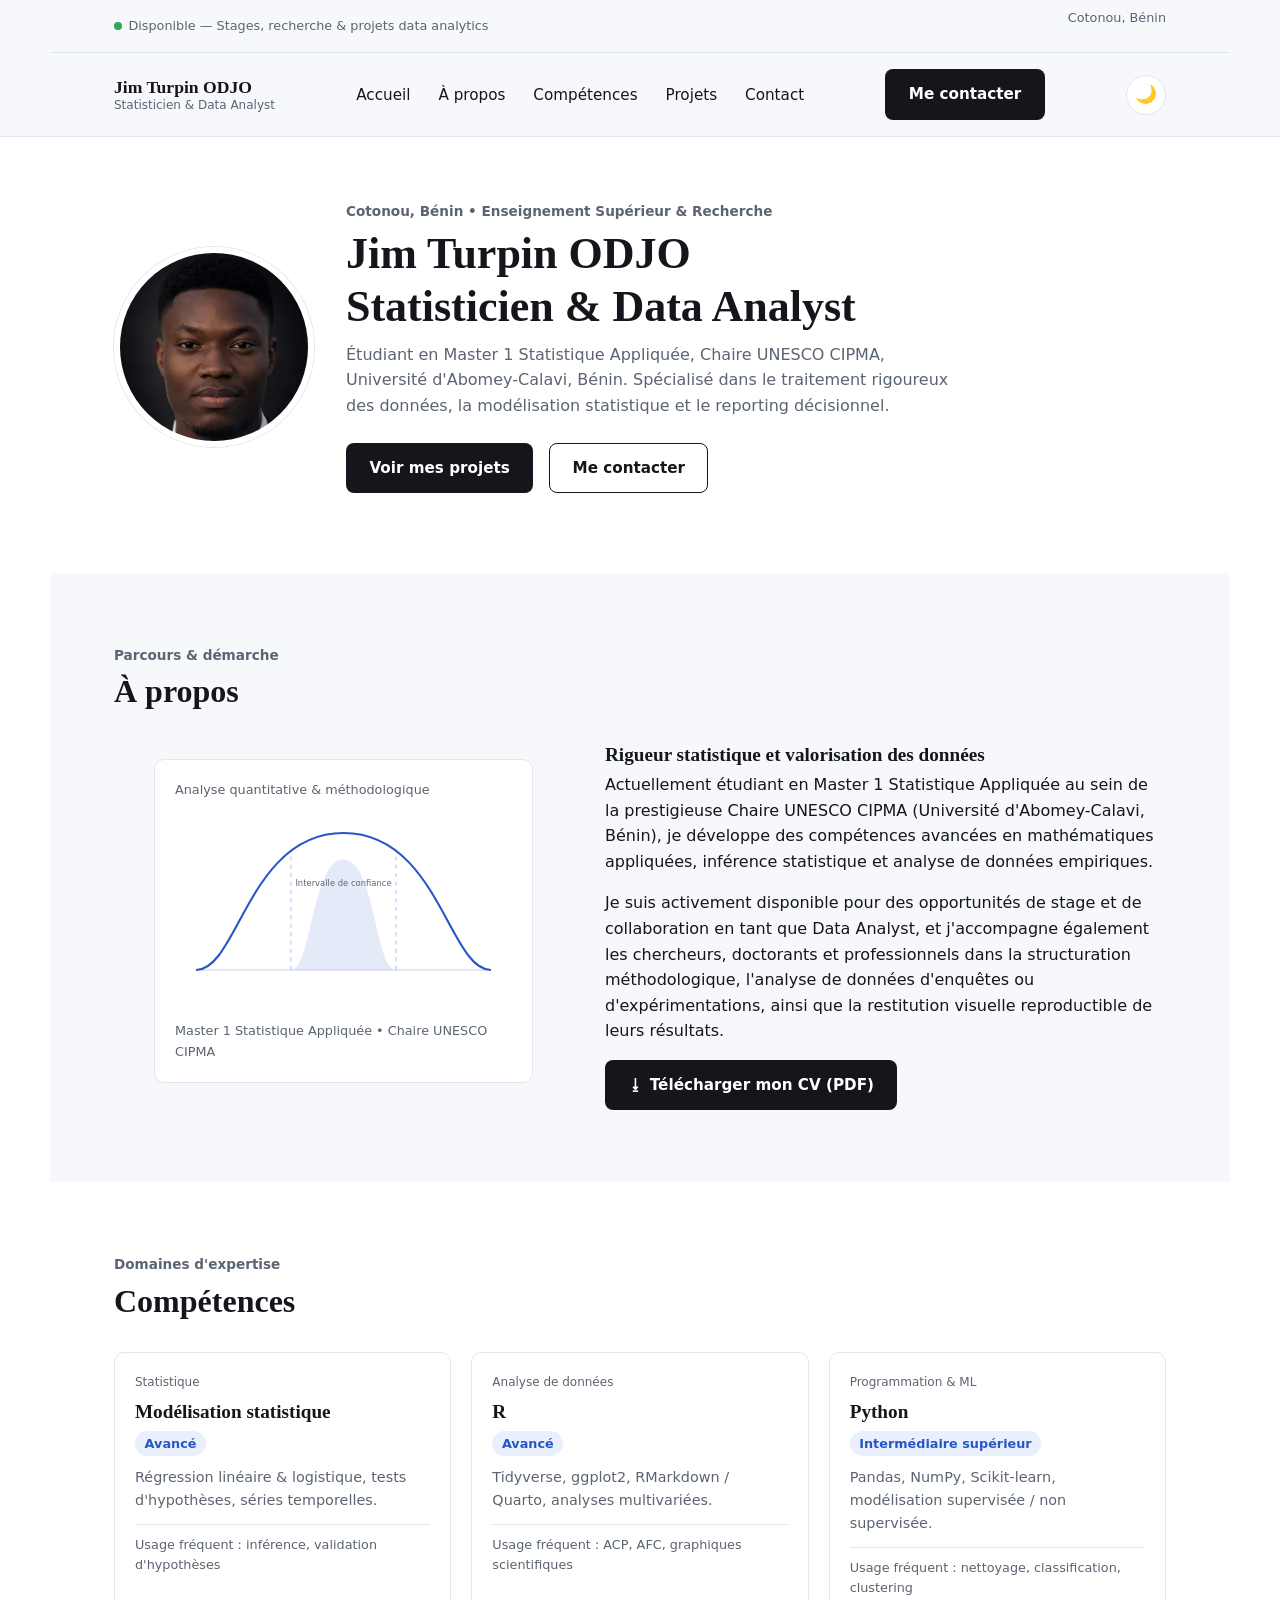
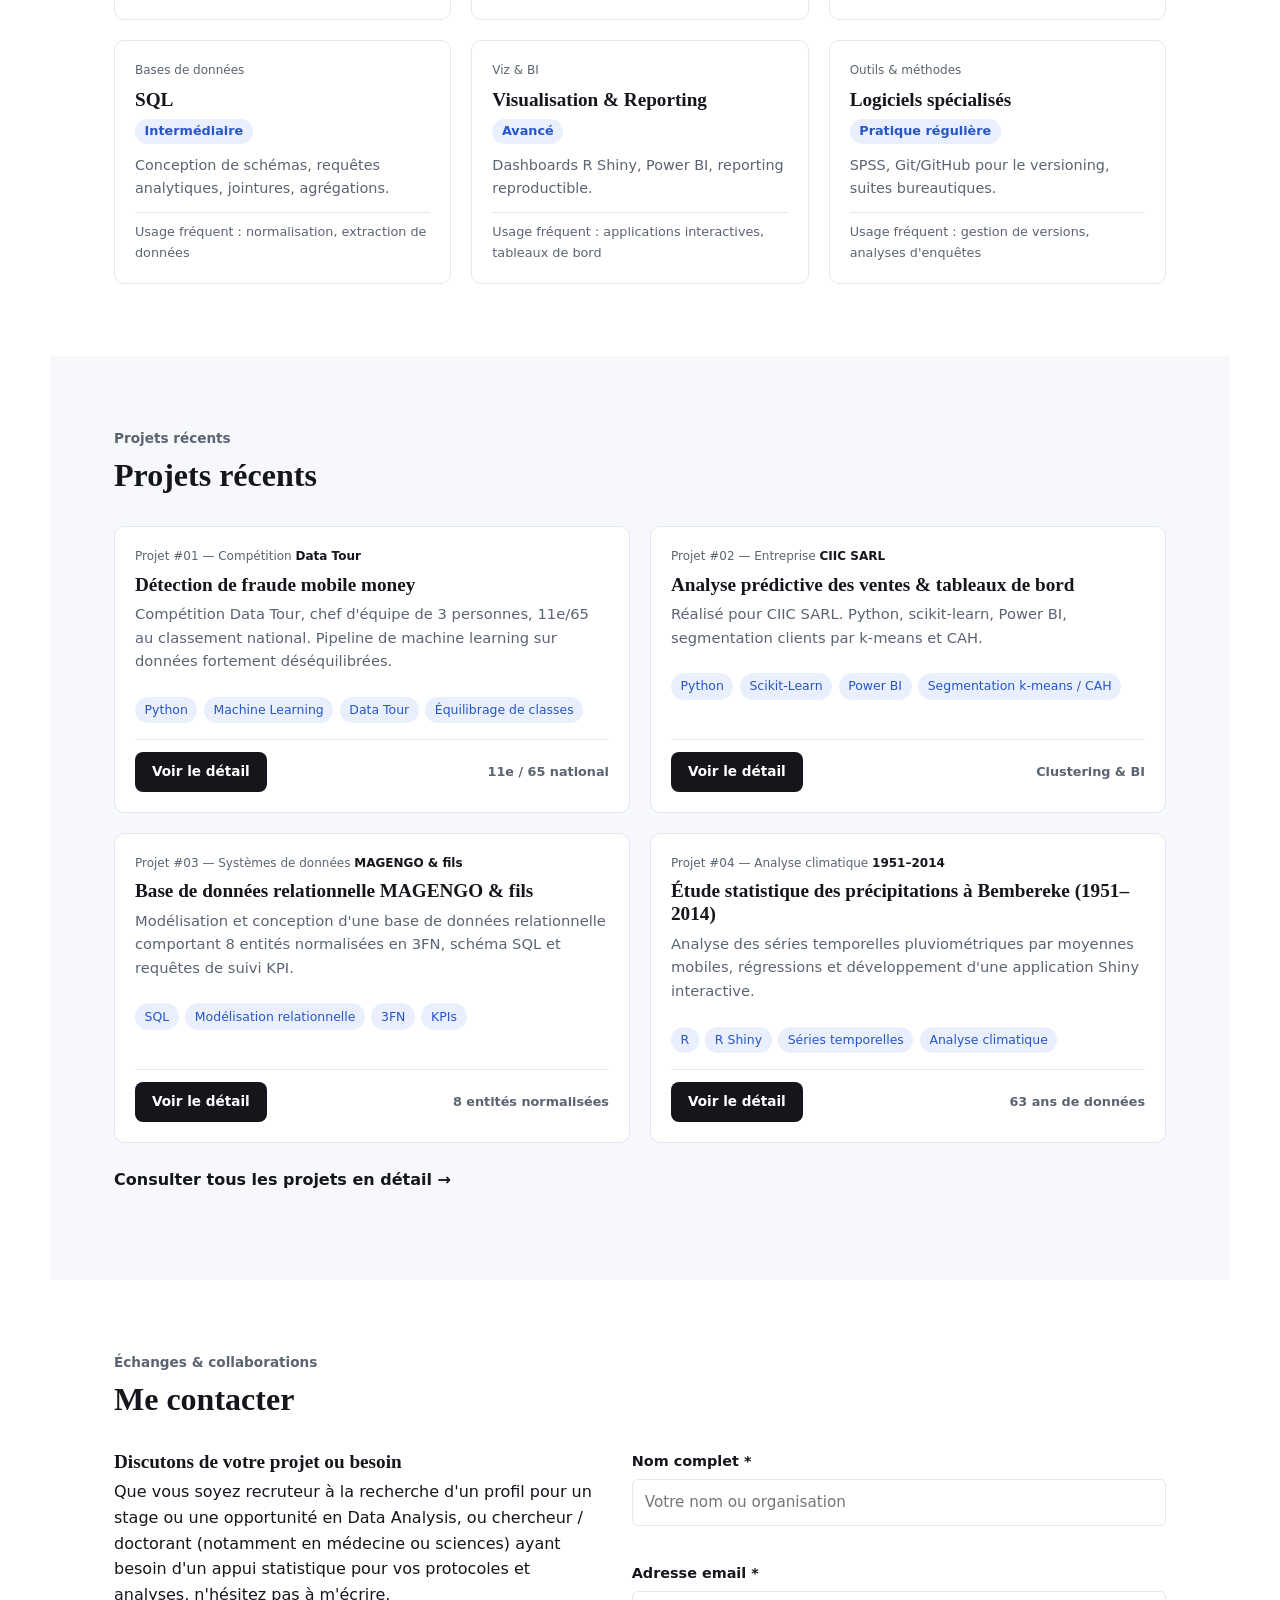
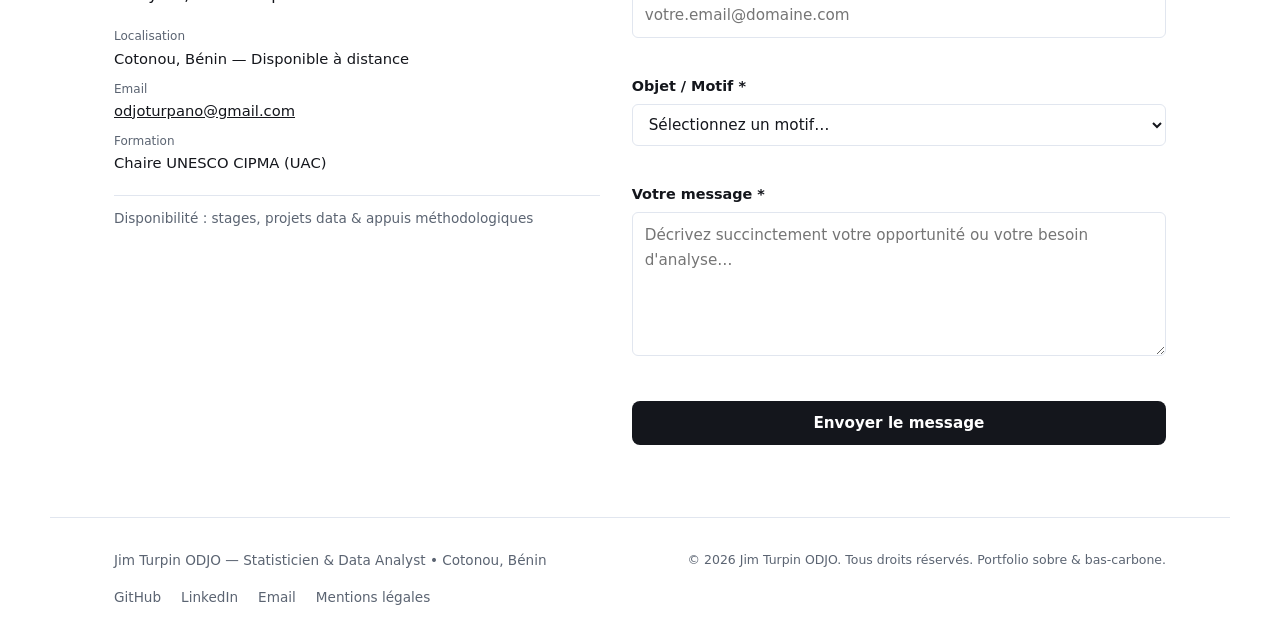
<file: index.html>
<!DOCTYPE html>
<html lang="fr">
<head>
  <meta charset="UTF-8">
  <meta name="viewport" content="width=device-width, initial-scale=1.0">
  <title>Jim Turpin ODJO Statisticien &amp; Data Analyst</title>
  <meta name="description" content="Portfolio de Jim Turpin ODJO, statisticien et data analyst basé à Cotonou, Bénin. Modélisation statistique, machine learning et visualisation de données.">
  <link rel="stylesheet" href="css/style.css">
</head>
<body>

  <a class="skip-link" href="#main">Aller au contenu principal</a>

  <!-- ===================== HEADER ===================== -->
  <header class="site-header">
    <div class="topbar">
      <p class="topbar__status"><span class="dot" aria-hidden="true"></span> Disponible — Stages, recherche &amp; projets data analytics</p>
      <p class="topbar__location">Cotonou, Bénin</p>
    </div>

    <div class="nav-wrap">
      <a class="logo" href="#accueil">
        <span class="logo__name">Jim Turpin ODJO</span>
        <span class="logo__tag">Statisticien &amp; Data Analyst</span>
      </a>

      <nav class="nav" aria-label="Navigation principale">
        <ul class="nav__list">
          <li><a href="#accueil">Accueil</a></li>
          <li><a href="#apropos">À propos</a></li>
          <li><a href="#competences">Compétences</a></li>
          <li><a href="#projets">Projets</a></li>
          <li><a href="#contact">Contact</a></li>
        </ul>
      </nav>

      <a class="btn btn-primary btn-header" href="#contact">Me contacter</a>

      <button id="theme-toggle" class="theme-toggle" type="button" aria-pressed="false">
        <span class="theme-toggle__icon" aria-hidden="true">🌙</span>
        <span class="sr-only">Activer le thème sombre</span>
      </button>

      <button class="nav-toggle" type="button" aria-expanded="false" aria-controls="nav-mobile">
        <span class="sr-only">Ouvrir le menu</span>
        <span class="nav-toggle__bar" aria-hidden="true"></span>
      </button>
    </div>

    <nav id="nav-mobile" class="nav-mobile" aria-label="Navigation mobile" hidden>
      <ul>
        <li><a href="#accueil">Accueil</a></li>
        <li><a href="#apropos">À propos</a></li>
        <li><a href="#competences">Compétences</a></li>
        <li><a href="#projets">Projets</a></li>
        <li><a href="#contact">Contact</a></li>
      </ul>
    </nav>
  </header>

  <main id="main">

    <!-- ===================== HERO / ACCUEIL ===================== -->
    <section id="accueil" class="hero" aria-labelledby="hero-title">
      <div class="hero__media">
        <picture>
          <source srcset="assets/images/profil-800.webp 800w, assets/images/profil-400.webp 400w"
                  sizes="(max-width: 600px) 160px, 220px">
          <img src="assets/images/profil-400.webp"
               srcset="assets/images/profil-400.webp 400w, assets/images/profil-800.webp 800w"
               sizes="(max-width: 600px) 160px, 220px"
               width="400" height="400"
               alt="Portrait de Jim Turpin ODJO"
               class="hero__photo">
        </picture>
      </div>

      <div class="hero__content">
        <p class="eyebrow">Cotonou, Bénin • Enseignement Supérieur &amp; Recherche</p>
        <h1 id="hero-title">Jim Turpin ODJO<br>Statisticien &amp; Data Analyst</h1>
        <p class="hero__lead">
          Étudiant en Master 1 Statistique Appliquée, Chaire UNESCO CIPMA, Université d'Abomey-Calavi, Bénin.
          Spécialisé dans le traitement rigoureux des données, la modélisation statistique et le reporting décisionnel.
        </p>
        <div class="hero__actions">
          <a class="btn btn-primary" href="#projets">Voir mes projets</a>
          <a class="btn btn-secondary" href="#contact">Me contacter</a>
        </div>
      </div>
    </section>

    <!-- ===================== À PROPOS ===================== -->
    <section id="apropos" class="section section--tint" aria-labelledby="apropos-title">
      <div class="section__head">
        <p class="eyebrow">Parcours &amp; démarche</p>
        <h2 id="apropos-title">À propos</h2>
      </div>

      <div class="apropos__grid">
        <figure class="apropos__figure">
          <figcaption class="apropos__figure-caption">Analyse quantitative &amp; méthodologique</figcaption>
          <svg class="bell-curve" viewBox="0 0 320 180" role="img" aria-labelledby="bell-desc">
            <title id="bell-desc">Courbe de distribution normale avec intervalle de confiance central mis en évidence</title>
            <line x1="20" y1="150" x2="300" y2="150" stroke="currentColor" stroke-opacity="0.25" />
            <path d="M110,150 L110,40" stroke="currentColor" stroke-opacity="0.35" stroke-dasharray="4 4" />
            <path d="M210,150 L210,40" stroke="currentColor" stroke-opacity="0.35" stroke-dasharray="4 4" />
            <path d="M110,150 C130,150 130,45 160,45 C190,45 190,150 210,150 Z" fill="currentColor" fill-opacity="0.12" stroke="none" />
            <path d="M20,150 C60,150 70,20 160,20 C250,20 260,150 300,150"
                  fill="none" stroke="currentColor" stroke-width="2" />
            <text x="160" y="70" text-anchor="middle" class="bell-curve__label">Intervalle de confiance</text>
          </svg>
          <p class="apropos__figure-footer">Master 1 Statistique Appliquée • Chaire UNESCO CIPMA</p>
        </figure>

        <div class="apropos__text">
          <h3>Rigueur statistique et valorisation des données</h3>
          <p>
            Actuellement étudiant en Master 1 Statistique Appliquée au sein de la prestigieuse Chaire UNESCO CIPMA
            (Université d'Abomey-Calavi, Bénin), je développe des compétences avancées en mathématiques appliquées,
            inférence statistique et analyse de données empiriques.
          </p>
          <p>
            Je suis activement disponible pour des opportunités de stage et de collaboration en tant que Data Analyst,
            et j'accompagne également les chercheurs, doctorants et professionnels dans la structuration méthodologique,
            l'analyse de données d'enquêtes ou d'expérimentations, ainsi que la restitution visuelle reproductible de
            leurs résultats.
          </p>
          <a class="btn btn-primary" href="assets/cv/CV_Jim_Turpin_ODJO.pdf" download>
            <span aria-hidden="true">⭳</span> Télécharger mon CV (PDF)
          </a>
        </div>
      </div>
    </section>

    <!-- ===================== COMPÉTENCES ===================== -->
    <section id="competences" class="section" aria-labelledby="competences-title">
      <div class="section__head">
        <p class="eyebrow">Domaines d'expertise</p>
        <h2 id="competences-title">Compétences</h2>
      </div>

      <ul class="skills-grid">
        <li class="skill-card">
          <p class="skill-card__domain">Statistique</p>
          <h3>Modélisation statistique</h3>
          <p class="skill-card__level">Avancé</p>
          <p class="skill-card__desc">Régression linéaire &amp; logistique, tests d'hypothèses, séries temporelles.</p>
          <p class="skill-card__usage">Usage fréquent : inférence, validation d'hypothèses</p>
        </li>
        <li class="skill-card">
          <p class="skill-card__domain">Analyse de données</p>
          <h3>R</h3>
          <p class="skill-card__level">Avancé</p>
          <p class="skill-card__desc">Tidyverse, ggplot2, RMarkdown / Quarto, analyses multivariées.</p>
          <p class="skill-card__usage">Usage fréquent : ACP, AFC, graphiques scientifiques</p>
        </li>
        <li class="skill-card">
          <p class="skill-card__domain">Programmation &amp; ML</p>
          <h3>Python</h3>
          <p class="skill-card__level">Intermédiaire supérieur</p>
          <p class="skill-card__desc">Pandas, NumPy, Scikit-learn, modélisation supervisée / non supervisée.</p>
          <p class="skill-card__usage">Usage fréquent : nettoyage, classification, clustering</p>
        </li>
        <li class="skill-card">
          <p class="skill-card__domain">Bases de données</p>
          <h3>SQL</h3>
          <p class="skill-card__level">Intermédiaire</p>
          <p class="skill-card__desc">Conception de schémas, requêtes analytiques, jointures, agrégations.</p>
          <p class="skill-card__usage">Usage fréquent : normalisation, extraction de données</p>
        </li>
        <li class="skill-card">
          <p class="skill-card__domain">Viz &amp; BI</p>
          <h3>Visualisation &amp; Reporting</h3>
          <p class="skill-card__level">Avancé</p>
          <p class="skill-card__desc">Dashboards R Shiny, Power BI, reporting reproductible.</p>
          <p class="skill-card__usage">Usage fréquent : applications interactives, tableaux de bord</p>
        </li>
        <li class="skill-card">
          <p class="skill-card__domain">Outils &amp; méthodes</p>
          <h3>Logiciels spécialisés</h3>
          <p class="skill-card__level">Pratique régulière</p>
          <p class="skill-card__desc">SPSS, Git/GitHub pour le versioning, suites bureautiques.</p>
          <p class="skill-card__usage">Usage fréquent : gestion de versions, analyses d'enquêtes</p>
        </li>
      </ul>
    </section>

    <!-- ===================== PROJETS ===================== -->
    <section id="projets" class="section section--tint" aria-labelledby="projets-title">
      <div class="section__head">
        <p class="eyebrow">Projets récents</p>
        <h2 id="projets-title">Projets récents</h2>
      </div>

      <ul class="projects-grid">
        <li class="project-card">
          <p class="project-card__meta">Projet #01 — Compétition <span>Data Tour</span></p>
          <h3>Détection de fraude mobile money</h3>
          <p class="project-card__desc">
            Compétition Data Tour, chef d'équipe de 3 personnes, 11e/65 au classement national.
            Pipeline de machine learning sur données fortement déséquilibrées.
          </p>
          <ul class="tag-list">
            <li>Python</li><li>Machine Learning</li><li>Data Tour</li><li>Équilibrage de classes</li>
          </ul>
          <div class="project-card__foot">
            <a class="btn btn-dark btn-small" href="projects.html#projet-01">Voir le détail</a>
            <span class="project-card__stat">11e / 65 national</span>
          </div>
        </li>

        <li class="project-card">
          <p class="project-card__meta">Projet #02 — Entreprise <span>CIIC SARL</span></p>
          <h3>Analyse prédictive des ventes &amp; tableaux de bord</h3>
          <p class="project-card__desc">
            Réalisé pour CIIC SARL. Python, scikit-learn, Power BI, segmentation clients par k-means et CAH.
          </p>
          <ul class="tag-list">
            <li>Python</li><li>Scikit-Learn</li><li>Power BI</li><li>Segmentation k-means / CAH</li>
          </ul>
          <div class="project-card__foot">
            <a class="btn btn-dark btn-small" href="projects.html#projet-02">Voir le détail</a>
            <span class="project-card__stat">Clustering &amp; BI</span>
          </div>
        </li>

        <li class="project-card">
          <p class="project-card__meta">Projet #03 — Systèmes de données <span>MAGENGO &amp; fils</span></p>
          <h3>Base de données relationnelle MAGENGO &amp; fils</h3>
          <p class="project-card__desc">
            Modélisation et conception d'une base de données relationnelle comportant 8 entités normalisées en 3FN,
            schéma SQL et requêtes de suivi KPI.
          </p>
          <ul class="tag-list">
            <li>SQL</li><li>Modélisation relationnelle</li><li>3FN</li><li>KPIs</li>
          </ul>
          <div class="project-card__foot">
            <a class="btn btn-dark btn-small" href="projects.html#projet-03">Voir le détail</a>
            <span class="project-card__stat">8 entités normalisées</span>
          </div>
        </li>

        <li class="project-card">
          <p class="project-card__meta">Projet #04 — Analyse climatique <span>1951–2014</span></p>
          <h3>Étude statistique des précipitations à Bembereke (1951–2014)</h3>
          <p class="project-card__desc">
            Analyse des séries temporelles pluviométriques par moyennes mobiles, régressions et développement
            d'une application Shiny interactive.
          </p>
          <ul class="tag-list">
            <li>R</li><li>R Shiny</li><li>Séries temporelles</li><li>Analyse climatique</li>
          </ul>
          <div class="project-card__foot">
            <a class="btn btn-dark btn-small" href="projects.html#projet-04">Voir le détail</a>
            <span class="project-card__stat">63 ans de données</span>
          </div>
        </li>
      </ul>

      <p class="projects-more">
        <a href="projects.html">Consulter tous les projets en détail →</a>
      </p>
    </section>

    <!-- ===================== CONTACT ===================== -->
    <section id="contact" class="section" aria-labelledby="contact-title">
      <div class="section__head">
        <p class="eyebrow">Échanges &amp; collaborations</p>
        <h2 id="contact-title">Me contacter</h2>
      </div>

      <div class="contact__grid">
        <div class="contact__info">
          <h3>Discutons de votre projet ou besoin</h3>
          <p>
            Que vous soyez recruteur à la recherche d'un profil pour un stage ou une opportunité en Data Analysis,
            ou chercheur / doctorant (notamment en médecine ou sciences) ayant besoin d'un appui statistique pour
            vos protocoles et analyses, n'hésitez pas à m'écrire.
          </p>

          <ul class="contact__meta-list">
            <li>
              <span class="contact__meta-label">Localisation</span>
              Cotonou, Bénin — Disponible à distance
            </li>
            <li>
              <span class="contact__meta-label">Email</span>
              <a href="mailto:odjoturpano@gmail.com">odjoturpano@gmail.com</a>
            </li>
            <li>
              <span class="contact__meta-label">Formation</span>
              Chaire UNESCO CIPMA (UAC)
            </li>
          </ul>

          <p class="contact__availability">Disponibilité : stages, projets data &amp; appuis méthodologiques</p>
        </div>

        <div class="contact__form-wrap">
          <form id="contact-form" class="contact-form" novalidate>
            <div class="field">
              <label for="full-name">Nom complet <span aria-hidden="true">*</span></label>
              <input type="text" id="full-name" name="full-name" required
                     placeholder="Votre nom ou organisation" aria-describedby="full-name-error">
              <p class="field-error" id="full-name-error" role="alert"></p>
            </div>

            <div class="field">
              <label for="email">Adresse email <span aria-hidden="true">*</span></label>
              <input type="email" id="email" name="email" required
                     placeholder="votre.email@domaine.com" aria-describedby="email-error">
              <p class="field-error" id="email-error" role="alert"></p>
            </div>

            <div class="field">
              <label for="subject">Objet / Motif <span aria-hidden="true">*</span></label>
              <select id="subject" name="subject" required aria-describedby="subject-error">
                <option value="" disabled selected>Sélectionnez un motif…</option>
                <option value="recrutement">Recrutement / Stage</option>
                <option value="appui-recherche">Appui statistique — thèse / recherche</option>
                <option value="freelance">Mission freelance</option>
                <option value="autre">Autre</option>
              </select>
              <p class="field-error" id="subject-error" role="alert"></p>
            </div>

            <div class="field">
              <label for="message">Votre message <span aria-hidden="true">*</span></label>
              <textarea id="message" name="message" rows="5" required
                        placeholder="Décrivez succinctement votre opportunité ou votre besoin d'analyse…"
                        aria-describedby="message-error"></textarea>
              <p class="field-error" id="message-error" role="alert"></p>
            </div>

            <button type="submit" class="btn btn-dark btn-submit">Envoyer le message</button>
          </form>

          <div id="form-success" class="form-success" hidden tabindex="-1">
            <span class="form-success__icon" aria-hidden="true">✓</span>
            <h3>Merci pour votre message !</h3>
            <p>Votre message a bien été envoyé. Je reviendrai vers vous dans les plus brefs délais.</p>
            <button type="button" id="back-home" class="btn btn-dark">Retour à l'accueil</button>
          </div>
        </div>
      </div>
    </section>

  </main>

  <!-- ===================== FOOTER ===================== -->
  <footer class="site-footer">
    <p>Jim Turpin ODJO — Statisticien &amp; Data Analyst • Cotonou, Bénin</p>
    <p class="site-footer__legal">© 2026 Jim Turpin ODJO. Tous droits réservés. Portfolio sobre &amp; bas-carbone.</p>
    <ul class="site-footer__links">
      <li><a href="https://github.com/Jim007J" target="_blank" rel="noopener">GitHub</a></li>
      <li><a href="https://www.linkedin.com/in/jim-turpin-odjo-01718b300" target="_blank" rel="noopener">LinkedIn</a></li>
      <li><a href="mailto:odjoturpano@gmail.com">Email</a></li>
      <li><a href="#">Mentions légales</a></li>
    </ul>
  </footer>

  <button id="back-to-top" class="back-to-top" type="button" aria-label="Revenir en haut de la page" hidden>
    <span aria-hidden="true">↑</span>
  </button>

  <script src="js/app.js"></script>
</body>
</html>
</file>
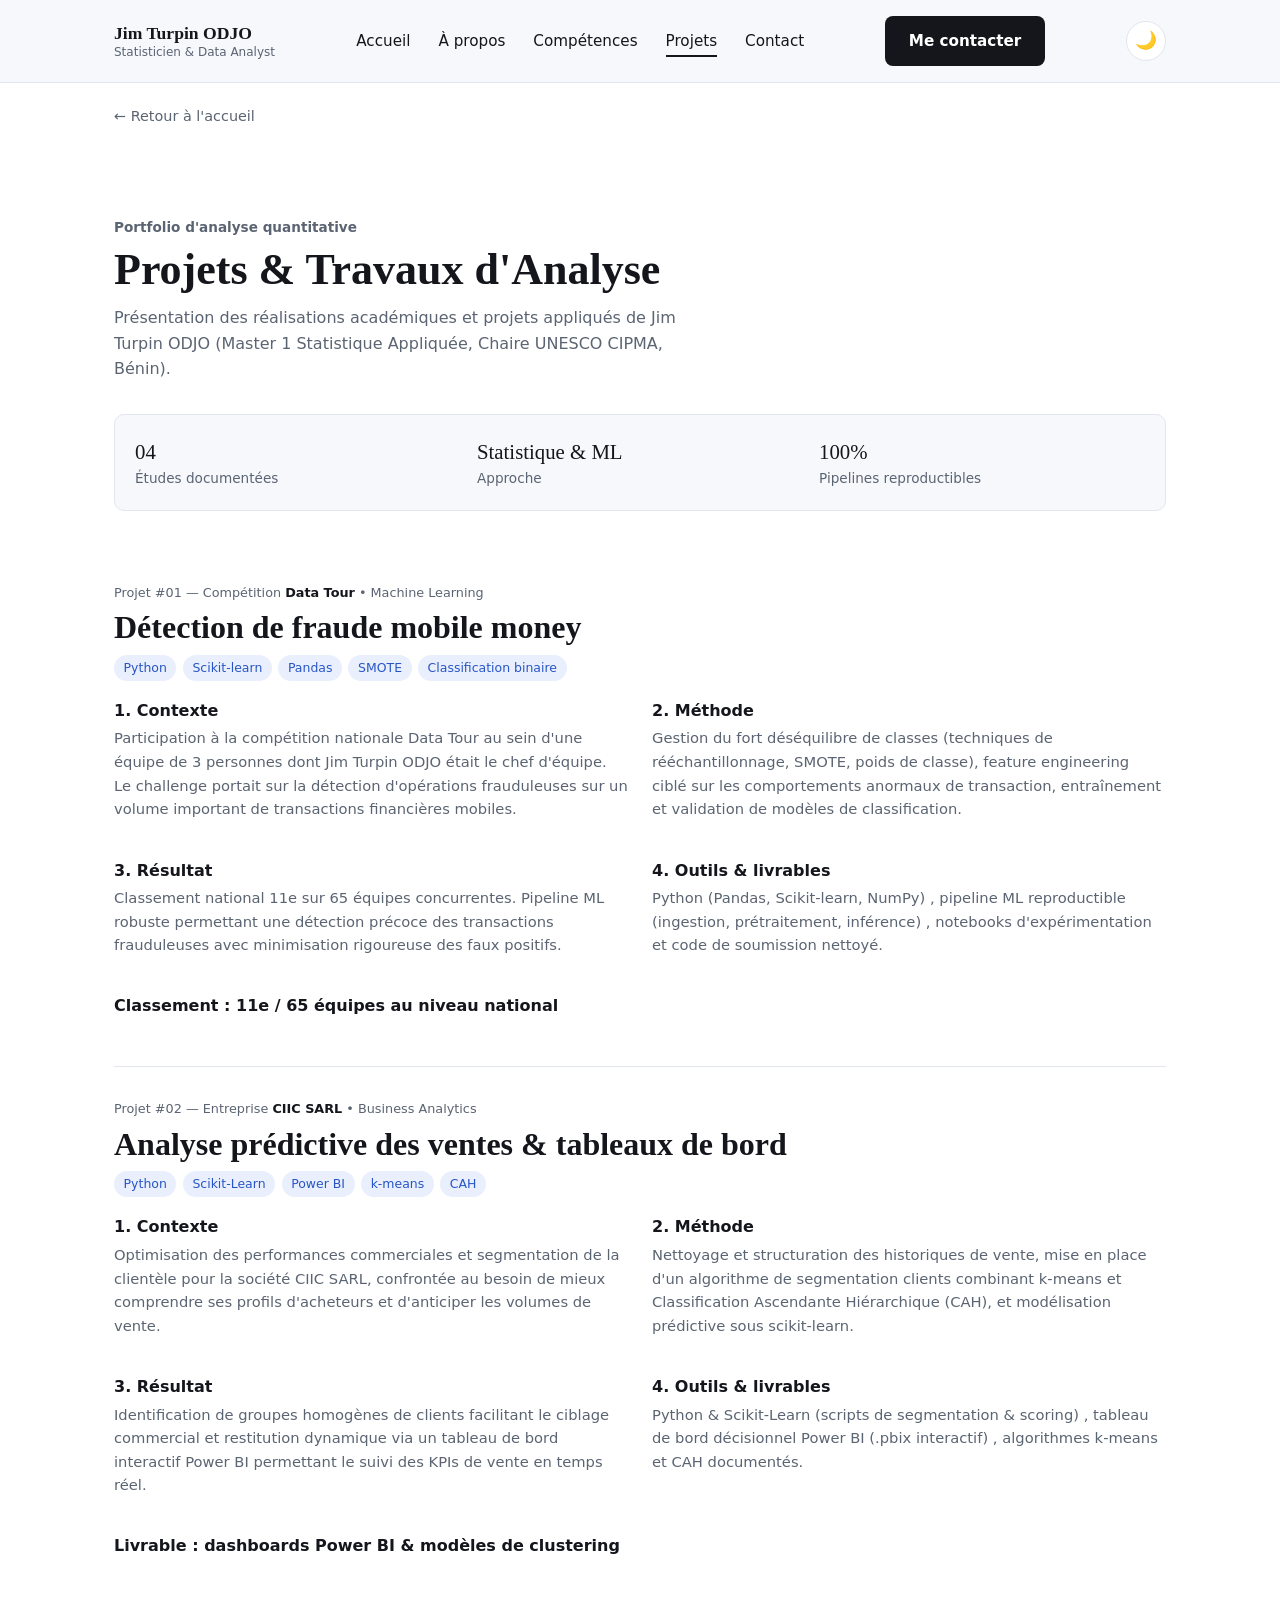
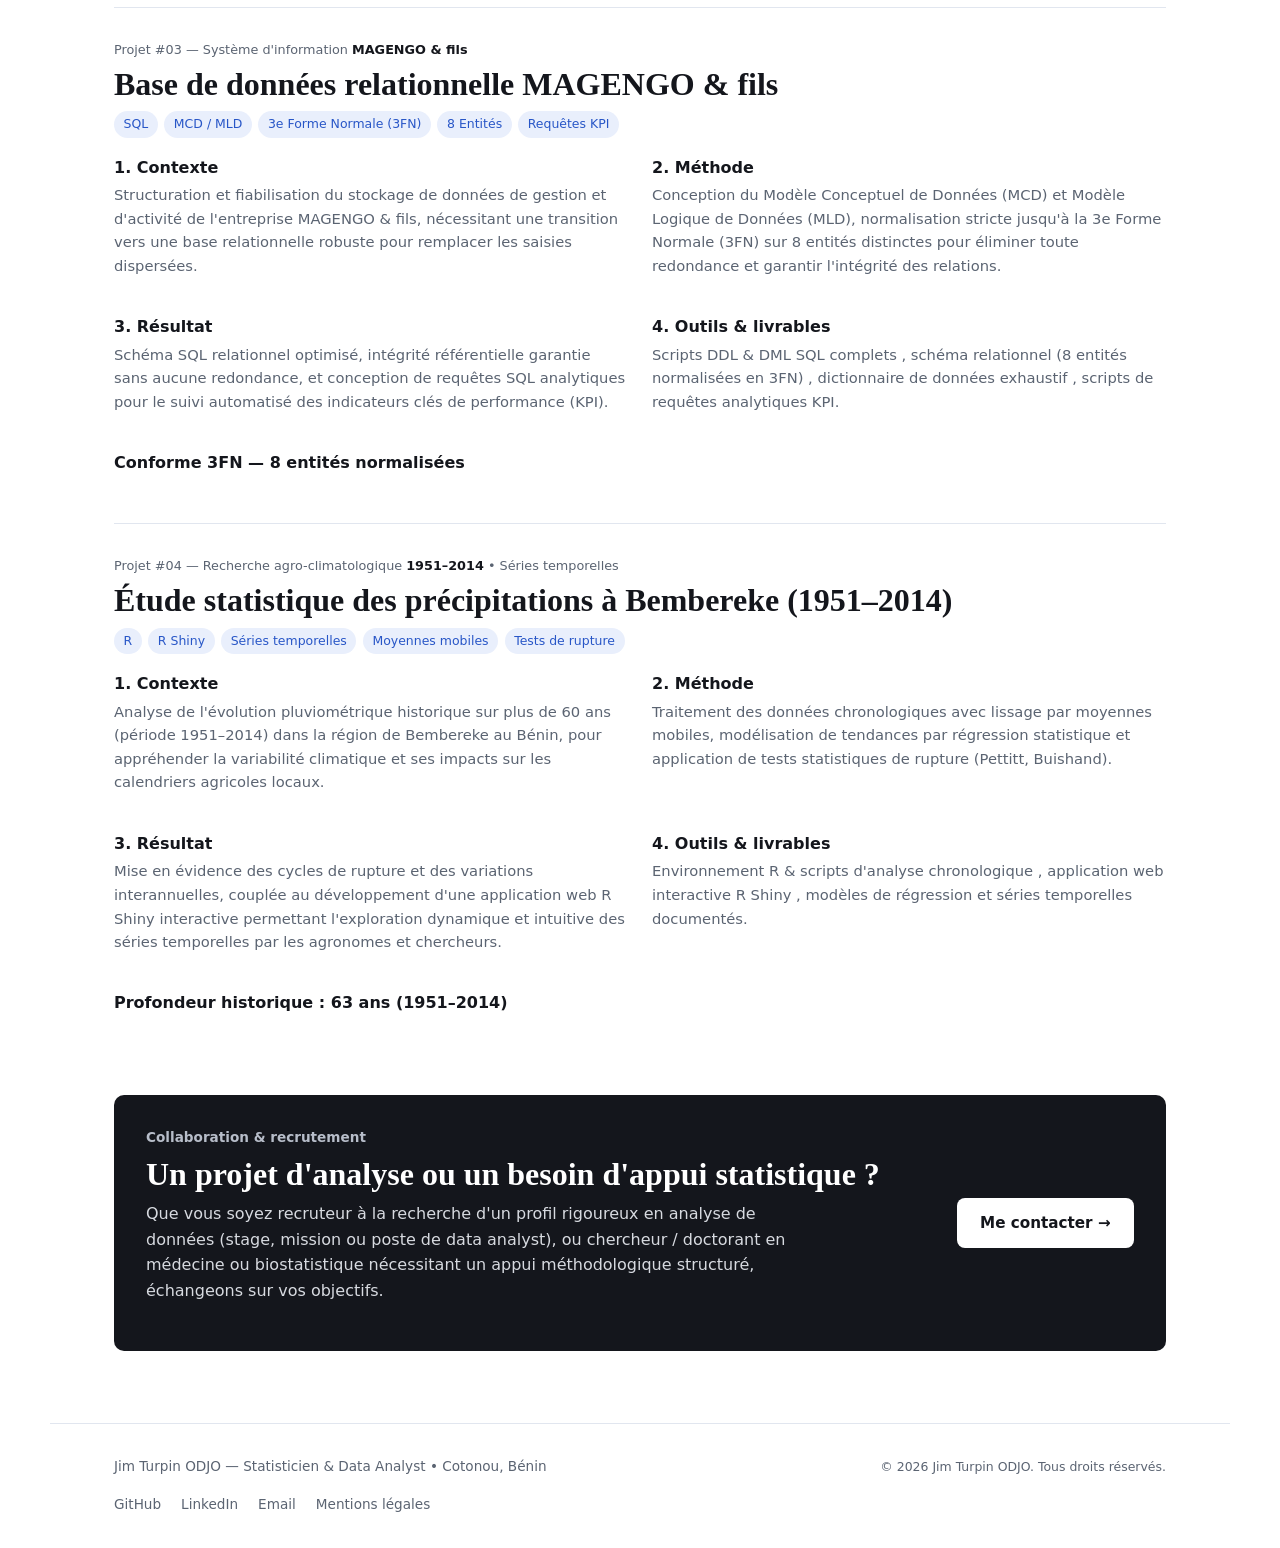
<file: projects.html>
<!DOCTYPE html>
<html lang="fr">
<head>
  <meta charset="UTF-8">
  <meta name="viewport" content="width=device-width, initial-scale=1.0">
  <title>Projets &amp; Travaux d'Analyse — Jim Turpin ODJO</title>
  <meta name="description" content="Détail des projets de statistique et data analyse de Jim Turpin ODJO : détection de fraude, analyse prédictive, bases de données, séries temporelles.">
  <link rel="stylesheet" href="css/style.css">
</head>
<body>

  <a class="skip-link" href="#main">Aller au contenu principal</a>

  <!-- ===================== HEADER ===================== -->
  <header class="site-header">
    <div class="nav-wrap">
      <a class="logo" href="index.html">
        <span class="logo__name">Jim Turpin ODJO</span>
        <span class="logo__tag">Statisticien &amp; Data Analyst</span>
      </a>

      <nav class="nav" aria-label="Navigation principale">
        <ul class="nav__list">
          <li><a href="index.html#accueil">Accueil</a></li>
          <li><a href="index.html#apropos">À propos</a></li>
          <li><a href="index.html#competences">Compétences</a></li>
          <li><a href="projects.html" aria-current="page">Projets</a></li>
          <li><a href="index.html#contact">Contact</a></li>
        </ul>
      </nav>

      <a class="btn btn-primary btn-header" href="index.html#contact">Me contacter</a>

      <button id="theme-toggle" class="theme-toggle" type="button" aria-pressed="false">
        <span class="theme-toggle__icon" aria-hidden="true">🌙</span>
        <span class="sr-only">Activer le thème sombre</span>
      </button>

      <button class="nav-toggle" type="button" aria-expanded="false" aria-controls="nav-mobile">
        <span class="sr-only">Ouvrir le menu</span>
        <span class="nav-toggle__bar" aria-hidden="true"></span>
      </button>
    </div>

    <nav id="nav-mobile" class="nav-mobile" aria-label="Navigation mobile" hidden>
      <ul>
        <li><a href="index.html#accueil">Accueil</a></li>
        <li><a href="index.html#apropos">À propos</a></li>
        <li><a href="index.html#competences">Compétences</a></li>
        <li><a href="projects.html">Projets</a></li>
        <li><a href="index.html#contact">Contact</a></li>
      </ul>
    </nav>
  </header>

  <main id="main">
    <p class="breadcrumb"><a href="index.html">← Retour à l'accueil</a></p>

    <section class="section" aria-labelledby="page-title">
      <div class="section__head">
        <p class="eyebrow">Portfolio d'analyse quantitative</p>
        <h1 id="page-title">Projets &amp; Travaux d'Analyse</h1>
        <p class="page-lead">
          Présentation des réalisations académiques et projets appliqués de Jim Turpin ODJO
          (Master 1 Statistique Appliquée, Chaire UNESCO CIPMA, Bénin).
        </p>
      </div>

      <ul class="stats-strip">
        <li><span class="stats-strip__value">04</span> Études documentées</li>
        <li><span class="stats-strip__value">Statistique &amp; ML</span> Approche</li>
        <li><span class="stats-strip__value">100%</span> Pipelines reproductibles</li>
      </ul>

      <article id="projet-01" class="project-detail">
        <p class="project-detail__meta">Projet #01 — Compétition <span>Data Tour</span> • Machine Learning</p>
        <h2>Détection de fraude mobile money</h2>
        <ul class="tag-list">
          <li>Python</li><li>Scikit-learn</li><li>Pandas</li><li>SMOTE</li><li>Classification binaire</li>
        </ul>

        <div class="project-detail__grid">
          <div>
            <h3>1. Contexte</h3>
            <p>
              Participation à la compétition nationale Data Tour au sein d'une équipe de 3 personnes
              dont Jim Turpin ODJO était le chef d'équipe. Le challenge portait sur la détection
              d'opérations frauduleuses sur un volume important de transactions financières mobiles.
            </p>
          </div>
          <div>
            <h3>2. Méthode</h3>
            <p>
              Gestion du fort déséquilibre de classes (techniques de rééchantillonnage, SMOTE, poids
              de classe), feature engineering ciblé sur les comportements anormaux de transaction,
              entraînement et validation de modèles de classification.
            </p>
          </div>
          <div>
            <h3>3. Résultat</h3>
            <p>
              Classement national 11e sur 65 équipes concurrentes. Pipeline ML robuste permettant une
              détection précoce des transactions frauduleuses avec minimisation rigoureuse des faux positifs.
            </p>
          </div>
          <div>
            <h3>4. Outils &amp; livrables</h3>
            <p>
              Python (Pandas, Scikit-learn, NumPy) , pipeline ML reproductible (ingestion, prétraitement,
              inférence) , notebooks d'expérimentation et code de soumission nettoyé.
            </p>
          </div>
        </div>
        <p class="project-detail__stat">Classement : 11e / 65 équipes au niveau national</p>
      </article>

      <article id="projet-02" class="project-detail">
        <p class="project-detail__meta">Projet #02 — Entreprise <span>CIIC SARL</span> • Business Analytics</p>
        <h2>Analyse prédictive des ventes &amp; tableaux de bord</h2>
        <ul class="tag-list">
          <li>Python</li><li>Scikit-Learn</li><li>Power BI</li><li>k-means</li><li>CAH</li>
        </ul>

        <div class="project-detail__grid">
          <div>
            <h3>1. Contexte</h3>
            <p>
              Optimisation des performances commerciales et segmentation de la clientèle pour la société
              CIIC SARL, confrontée au besoin de mieux comprendre ses profils d'acheteurs et d'anticiper
              les volumes de vente.
            </p>
          </div>
          <div>
            <h3>2. Méthode</h3>
            <p>
              Nettoyage et structuration des historiques de vente, mise en place d'un algorithme de
              segmentation clients combinant k-means et Classification Ascendante Hiérarchique (CAH),
              et modélisation prédictive sous scikit-learn.
            </p>
          </div>
          <div>
            <h3>3. Résultat</h3>
            <p>
              Identification de groupes homogènes de clients facilitant le ciblage commercial et
              restitution dynamique via un tableau de bord interactif Power BI permettant le suivi
              des KPIs de vente en temps réel.
            </p>
          </div>
          <div>
            <h3>4. Outils &amp; livrables</h3>
            <p>
              Python &amp; Scikit-Learn (scripts de segmentation &amp; scoring) , tableau de bord
              décisionnel Power BI (.pbix interactif) , algorithmes k-means et CAH documentés.
            </p>
          </div>
        </div>
        <p class="project-detail__stat">Livrable : dashboards Power BI &amp; modèles de clustering</p>
      </article>

      <article id="projet-03" class="project-detail">
        <p class="project-detail__meta">Projet #03 — Système d'information <span>MAGENGO &amp; fils</span></p>
        <h2>Base de données relationnelle MAGENGO &amp; fils</h2>
        <ul class="tag-list">
          <li>SQL</li><li>MCD / MLD</li><li>3e Forme Normale (3FN)</li><li>8 Entités</li><li>Requêtes KPI</li>
        </ul>

        <div class="project-detail__grid">
          <div>
            <h3>1. Contexte</h3>
            <p>
              Structuration et fiabilisation du stockage de données de gestion et d'activité de
              l'entreprise MAGENGO &amp; fils, nécessitant une transition vers une base relationnelle
              robuste pour remplacer les saisies dispersées.
            </p>
          </div>
          <div>
            <h3>2. Méthode</h3>
            <p>
              Conception du Modèle Conceptuel de Données (MCD) et Modèle Logique de Données (MLD),
              normalisation stricte jusqu'à la 3e Forme Normale (3FN) sur 8 entités distinctes pour
              éliminer toute redondance et garantir l'intégrité des relations.
            </p>
          </div>
          <div>
            <h3>3. Résultat</h3>
            <p>
              Schéma SQL relationnel optimisé, intégrité référentielle garantie sans aucune redondance,
              et conception de requêtes SQL analytiques pour le suivi automatisé des indicateurs clés
              de performance (KPI).
            </p>
          </div>
          <div>
            <h3>4. Outils &amp; livrables</h3>
            <p>
              Scripts DDL &amp; DML SQL complets , schéma relationnel (8 entités normalisées en 3FN)
              , dictionnaire de données exhaustif ,  scripts de requêtes analytiques KPI.
            </p>
          </div>
        </div>
        <p class="project-detail__stat">Conforme 3FN — 8 entités normalisées</p>
      </article>

      <article id="projet-04" class="project-detail">
        <p class="project-detail__meta">Projet #04 — Recherche agro-climatologique <span>1951–2014</span> • Séries temporelles</p>
        <h2>Étude statistique des précipitations à Bembereke (1951–2014)</h2>
        <ul class="tag-list">
          <li>R</li><li>R Shiny</li><li>Séries temporelles</li><li>Moyennes mobiles</li><li>Tests de rupture</li>
        </ul>

        <div class="project-detail__grid">
          <div>
            <h3>1. Contexte</h3>
            <p>
              Analyse de l'évolution pluviométrique historique sur plus de 60 ans (période 1951–2014)
              dans la région de Bembereke au Bénin, pour appréhender la variabilité climatique et ses
              impacts sur les calendriers agricoles locaux.
            </p>
          </div>
          <div>
            <h3>2. Méthode</h3>
            <p>
              Traitement des données chronologiques avec lissage par moyennes mobiles, modélisation
              de tendances par régression statistique et application de tests statistiques de rupture
              (Pettitt, Buishand).
            </p>
          </div>
          <div>
            <h3>3. Résultat</h3>
            <p>
              Mise en évidence des cycles de rupture et des variations interannuelles, couplée au
              développement d'une application web R Shiny interactive permettant l'exploration
              dynamique et intuitive des séries temporelles par les agronomes et chercheurs.
            </p>
          </div>
          <div>
            <h3>4. Outils &amp; livrables</h3>
            <p>
              Environnement R &amp; scripts d'analyse chronologique , application web interactive
              R Shiny ,  modèles de régression et séries temporelles documentés.
            </p>
          </div>
        </div>
        <p class="project-detail__stat">Profondeur historique : 63 ans (1951–2014)</p>
      </article>

      <div class="cta-banner">
        <div>
          <p class="eyebrow">Collaboration &amp; recrutement</p>
          <h2>Un projet d'analyse ou un besoin d'appui statistique ?</h2>
          <p>
            Que vous soyez recruteur à la recherche d'un profil rigoureux en analyse de données
            (stage, mission ou poste de data analyst), ou chercheur / doctorant en médecine ou
            biostatistique nécessitant un appui méthodologique structuré, échangeons sur vos objectifs.
          </p>
        </div>
        <a class="btn btn-primary" href="index.html#contact">Me contacter →</a>
      </div>
    </section>
  </main>

  <!-- ===================== FOOTER ===================== -->
  <footer class="site-footer">
    <p>Jim Turpin ODJO — Statisticien &amp; Data Analyst • Cotonou, Bénin</p>
    <p class="site-footer__legal">© 2026 Jim Turpin ODJO. Tous droits réservés.</p>
    <ul class="site-footer__links">
      <li><a href="https://github.com/Jim007J" target="_blank" rel="noopener">GitHub</a></li>
      <li><a href="https://www.linkedin.com/in/jim-turpin-odjo-01718b300" target="_blank" rel="noopener">LinkedIn</a></li>
      <li><a href="mailto:odjoturpano@gmail.com">Email</a></li>
      <li><a href="#">Mentions légales</a></li>
    </ul>
  </footer>

  <button id="back-to-top" class="back-to-top" type="button" aria-label="Revenir en haut de la page" hidden>
    <span aria-hidden="true">↑</span>
  </button>

  <script src="js/app.js"></script>
</body>
</html>
</file>
<file: css/style.css>
/* =====================================================================
   style.css — Portfolio Jim Turpin ODJO
   Étape 5 : CSS3 & responsive
   Polices système uniquement (zéro requête externe — écoconception).
   Breakpoints testés : 360×640, 768×1024, desktop.
   ===================================================================== */

/* ---------- 1. Design tokens ---------- */
:root {
  /* Couleurs */
  --color-bg: #f6f8fc;
  --color-surface: #ffffff;
  --color-ink: #14161c;
  --color-ink-muted: #5b6472;
  --color-border: #e1e6ef;
  --color-accent: #2856c7;
  --color-accent-tint: #e9effc;
  --color-error: #b3261e;
  --color-cta-bg: #14161c;
  --color-cta-text: #ffffff;
  --color-cta-bg-hover: #000000;

  /* Typographie : serif pour les titres, système sans-serif pour le reste */
  --font-serif: Georgia, "Times New Roman", Times, serif;
  --font-sans: system-ui, -apple-system, "Segoe UI", Roboto, Helvetica, Arial, sans-serif;

  /* Échelle */
  --step-h1: clamp(2rem, 1.5rem + 2vw, 2.75rem);
  --step-h2: clamp(1.5rem, 1.3rem + 1vw, 2rem);
  --step-h3: 1.2rem;

  /* Layout */
  --content-max: 1180px;
  --gutter: 5%;
  --radius: 10px;
  --transition: 150ms ease;
}

@media (prefers-reduced-motion: reduce) {
  * { animation: none !important; transition: none !important; scroll-behavior: auto !important; }
}

/* ---------- 1bis. Thème sombre ---------- */
:root[data-theme="dark"] {
  --color-bg: #14161c;
  --color-surface: #1c1f27;
  --color-ink: #f2f3f6;
  --color-ink-muted: #9aa3b2;
  --color-border: #2e323d;
  --color-accent: #6f95e8;
  --color-accent-tint: #232b42;
  --color-cta-bg: #f2f3f6;
  --color-cta-text: #14161c;
  --color-cta-bg-hover: #ffffff;
}
:root[data-theme="dark"] .hero__photo { border-color: var(--color-surface); }
:root[data-theme="dark"] .cta-banner { background: #0b0c10; }
:root[data-theme="dark"] .cta-banner .btn-primary { background: var(--color-cta-bg); color: var(--color-cta-text); }

/* ---------- 2. Reset ---------- */
*, *::before, *::after { box-sizing: border-box; }
html { scroll-behavior: smooth; }
body {
  margin: 0;
  font-family: var(--font-sans);
  font-size: 1rem;
  line-height: 1.6;
  color: var(--color-ink);
  background: var(--color-surface);
  -webkit-font-smoothing: antialiased;
}
img { max-width: 100%; height: auto; display: block; }
ul { margin: 0; }
a { color: inherit; }
button { font-family: inherit; }

h1, h2, h3 {
  font-family: var(--font-serif);
  font-weight: 700;
  line-height: 1.2;
  margin: 0 0 0.5rem;
}
h1 { font-size: var(--step-h1); }
h2 { font-size: var(--step-h2); }
h3 { font-size: var(--step-h3); margin-bottom: 0.4rem; }
p { max-width: 65ch; margin: 0 0 1rem; }

/* ---------- 3. Accessibilité ---------- */
.skip-link {
  position: absolute;
  left: -9999px;
  top: 0;
  background: var(--color-ink);
  color: #fff;
  padding: 0.7rem 1.2rem;
  z-index: 200;
  border-radius: 0 0 6px 0;
}
.skip-link:focus { left: 0; }

.sr-only {
  position: absolute;
  width: 1px; height: 1px;
  padding: 0; margin: -1px;
  overflow: hidden;
  clip: rect(0 0 0 0);
  white-space: nowrap;
  border: 0;
}

a:focus-visible,
button:focus-visible,
input:focus-visible,
select:focus-visible,
textarea:focus-visible {
  outline: 3px solid var(--color-accent);
  outline-offset: 2px;
}

/* ---------- 4. Layout utilitaire ---------- */
.section,
.site-header .nav-wrap,
.site-header .topbar,
.site-footer,
main > .breadcrumb {
  max-width: var(--content-max);
  margin-inline: auto;
  padding-inline: var(--gutter);
}

.section { padding-block: 3.5rem; }
.section--tint { background: var(--color-bg); }
.section--tint + .section--tint { padding-top: 0; }

.section__head { max-width: 60ch; margin-bottom: 2rem; }

.eyebrow {
  font-size: 0.85rem;
  color: var(--color-ink-muted);
  margin: 0 0 0.35rem;
  font-weight: 600;
}

/* ---------- 5. Header & navigation ---------- */
.site-header {
  background: var(--color-bg);
  border-bottom: 1px solid var(--color-border);
  position: sticky;
  top: 0;
  z-index: 50;
}

.topbar {
  display: flex;
  justify-content: space-between;
  gap: 1rem;
  padding-block: 0.5rem;
  font-size: 0.8rem;
  color: var(--color-ink-muted);
  border-bottom: 1px solid var(--color-border);
  flex-wrap: wrap;
}
.topbar__status { display: flex; align-items: center; gap: 0.4rem; margin: 0; }
.dot {
  width: 8px; height: 8px; border-radius: 50%;
  background: #2fa84f; display: inline-block;
}

.nav-wrap {
  display: flex;
  align-items: center;
  justify-content: space-between;
  gap: 1.5rem;
  padding-block: 1rem;
}

.logo { text-decoration: none; line-height: 1.2; }
.logo__name { display: block; font-family: var(--font-serif); font-weight: 700; font-size: 1.1rem; }
.logo__tag { display: block; font-size: 0.75rem; color: var(--color-ink-muted); }

.nav__list {
  display: flex;
  gap: 1.75rem;
  list-style: none;
  padding: 0;
  margin: 0;
  font-size: 0.95rem;
}
.nav__list a { text-decoration: none; padding: 0.3rem 0; border-bottom: 2px solid transparent; }
.nav__list a:hover,
.nav__list a[aria-current="page"] { border-color: var(--color-ink); }

.nav-toggle {
  display: none;
  background: none;
  border: 1px solid var(--color-border);
  border-radius: 6px;
  width: 40px; height: 40px;
  position: relative;
  cursor: pointer;
}
.nav-toggle__bar {
  position: absolute;
  left: 10px; right: 10px;
  top: 19px;
  height: 2px;
  background: var(--color-ink);
}
.nav-toggle__bar::before,
.nav-toggle__bar::after {
  content: "";
  position: absolute;
  left: 0; right: 0;
  height: 2px;
  background: var(--color-ink);
}
.nav-toggle__bar::before { top: -6px; }
.nav-toggle__bar::after { top: 6px; }

.nav-toggle.is-open .nav-toggle__bar { background: transparent; }
.nav-toggle.is-open .nav-toggle__bar::before { top: 0; transform: rotate(45deg); }
.nav-toggle.is-open .nav-toggle__bar::after { top: 0; transform: rotate(-45deg); }

.nav-mobile { padding-block: 0.5rem 1rem; }
.nav-mobile[hidden] { display: none; }
.nav-mobile ul { list-style: none; padding: 0 var(--gutter); display: flex; flex-direction: column; gap: 0.25rem; }
.nav-mobile a { display: block; padding: 0.6rem 0; text-decoration: none; border-bottom: 1px solid var(--color-border); }

/* ---------- 6. Boutons ---------- */
.btn {
  display: inline-flex;
  align-items: center;
  gap: 0.4rem;
  padding: 0.75rem 1.4rem;
  border-radius: 8px;
  text-decoration: none;
  font-size: 0.95rem;
  font-weight: 600;
  border: 1px solid transparent;
  cursor: pointer;
  transition: transform var(--transition), background var(--transition);
}
.btn:hover { transform: translateY(-1px); }

.btn-primary, .btn-dark {
  background: var(--color-cta-bg);
  color: var(--color-cta-text);
}
.btn-primary:hover, .btn-dark:hover { background: var(--color-cta-bg-hover); }

.btn-secondary {
  background: transparent;
  color: var(--color-ink);
  border-color: var(--color-ink);
}
.btn-secondary:hover { background: var(--color-ink); color: #fff; }

.btn-header { display: none; }

.theme-toggle {
  display: inline-flex;
  align-items: center;
  justify-content: center;
  width: 40px; height: 40px;
  border-radius: 50%;
  border: 1px solid var(--color-border);
  background: var(--color-surface);
  cursor: pointer;
  font-size: 1.1rem;
  line-height: 1;
  transition: transform var(--transition), background var(--transition);
}
.theme-toggle:hover { transform: translateY(-1px); }

.back-to-top {
  position: fixed;
  right: 1.25rem;
  bottom: 1.25rem;
  z-index: 60;
  width: 46px; height: 46px;
  border-radius: 50%;
  border: 1px solid var(--color-border);
  background: var(--color-cta-bg);
  color: var(--color-cta-text);
  font-size: 1.2rem;
  cursor: pointer;
  opacity: 0;
  transform: translateY(10px);
  pointer-events: none;
  transition: opacity var(--transition), transform var(--transition), background var(--transition);
}
.back-to-top.is-visible {
  opacity: 1;
  transform: translateY(0);
  pointer-events: auto;
}
.back-to-top:hover { background: var(--color-cta-bg-hover); }
.back-to-top[hidden] { display: none; }
.btn-small { padding: 0.5rem 1rem; font-size: 0.85rem; }
.btn-submit { width: 100%; justify-content: center; }

/* ---------- 7. Hero / Accueil ---------- */
.hero {
  display: flex;
  flex-direction: column-reverse;
  gap: 2rem;
  padding-block: 2.5rem 3.5rem;
  max-width: var(--content-max);
  margin-inline: auto;
  padding-inline: var(--gutter);
}
.hero__media { display: flex; justify-content: center; }
.hero__photo {
  border-radius: 50%;
  border: 6px solid var(--color-surface);
  box-shadow: 0 0 0 1px var(--color-border);
  width: 160px; height: 160px;
  object-fit: cover;
}
.hero__lead { color: var(--color-ink-muted); max-width: 60ch; }
.hero__actions { display: flex; gap: 1rem; flex-wrap: wrap; margin-top: 1.5rem; }

/* ---------- 8. À propos ---------- */
.apropos__grid {
  display: grid;
  gap: 2rem;
  grid-template-columns: 1fr;
}
.apropos__figure {
  background: var(--color-surface);
  border: 1px solid var(--color-border);
  border-radius: var(--radius);
  padding: 1.25rem;
}
.apropos__figure-caption {
  font-size: 0.8rem;
  color: var(--color-ink-muted);
  margin-bottom: 0.75rem;
}
.apropos__figure-footer {
  font-size: 0.8rem;
  color: var(--color-ink-muted);
  margin: 0.75rem 0 0;
  display: flex;
  align-items: center;
  gap: 0.4rem;
}
.bell-curve { width: 100%; height: auto; color: var(--color-accent); }
.bell-curve__label { font-size: 8px; fill: var(--color-ink-muted); font-family: var(--font-sans); }

/* ---------- 9. Compétences ---------- */
.skills-grid {
  list-style: none;
  display: grid;
  gap: 1.25rem;
  grid-template-columns: 1fr;
  padding: 0;
}
.skill-card {
  background: var(--color-surface);
  border: 1px solid var(--color-border);
  border-radius: var(--radius);
  padding: 1.25rem;
}
.skill-card__domain {
  font-size: 0.75rem;
  color: var(--color-ink-muted);
  margin: 0 0 0.5rem;
}
.skill-card__level {
  display: inline-block;
  font-size: 0.8rem;
  font-weight: 600;
  color: var(--color-accent);
  background: var(--color-accent-tint);
  padding: 0.15rem 0.6rem;
  border-radius: 999px;
  margin: 0 0 0.6rem;
}
.skill-card__desc { font-size: 0.9rem; color: var(--color-ink-muted); margin-bottom: 0.75rem; }
.skill-card__usage {
  font-size: 0.8rem;
  color: var(--color-ink-muted);
  border-top: 1px solid var(--color-border);
  padding-top: 0.6rem;
  margin: 0;
}

/* ---------- 10. Projets (cartes accueil + page détail) ---------- */
.projects-grid {
  list-style: none;
  display: grid;
  gap: 1.25rem;
  grid-template-columns: 1fr;
  padding: 0;
}
.project-card {
  background: var(--color-surface);
  border: 1px solid var(--color-border);
  border-radius: var(--radius);
  padding: 1.25rem;
  display: flex;
  flex-direction: column;
}
.project-card__meta {
  font-size: 0.75rem;
  color: var(--color-ink-muted);
  margin: 0 0 0.4rem;
}
.project-card__meta span { color: var(--color-ink); font-weight: 600; }
.project-card__desc { color: var(--color-ink-muted); font-size: 0.92rem; }

.tag-list {
  list-style: none;
  display: flex;
  flex-wrap: wrap;
  gap: 0.4rem;
  padding: 0;
  margin: 0.5rem 0 1rem;
}
.tag-list li {
  font-size: 0.78rem;
  background: var(--color-accent-tint);
  color: var(--color-accent);
  padding: 0.2rem 0.6rem;
  border-radius: 999px;
}

.project-card__foot {
  margin-top: auto;
  display: flex;
  align-items: center;
  justify-content: space-between;
  gap: 1rem;
  padding-top: 0.75rem;
  border-top: 1px solid var(--color-border);
}
.project-card__stat { font-size: 0.8rem; color: var(--color-ink-muted); font-weight: 600; }

.projects-more { margin-top: 1.5rem; }
.projects-more a { font-weight: 600; text-decoration: none; }
.projects-more a:hover { text-decoration: underline; }

/* Page projects.html */
.breadcrumb { padding-block: 1.25rem 0; }
.breadcrumb a { text-decoration: none; font-size: 0.9rem; color: var(--color-ink-muted); }
.breadcrumb a:hover { color: var(--color-ink); }

.page-lead { color: var(--color-ink-muted); }

.stats-strip {
  list-style: none;
  display: grid;
  grid-template-columns: repeat(auto-fit, minmax(150px, 1fr));
  gap: 1rem;
  background: var(--color-bg);
  border: 1px solid var(--color-border);
  border-radius: var(--radius);
  padding: 1.25rem;
  margin: 1.5rem 0 2.5rem;
  font-size: 0.85rem;
  color: var(--color-ink-muted);
}
.stats-strip__value {
  display: block;
  font-family: var(--font-serif);
  font-size: 1.3rem;
  color: var(--color-ink);
}

.project-detail {
  border-top: 1px solid var(--color-border);
  padding-block: 2rem;
}
.project-detail:first-of-type { border-top: none; }
.project-detail__meta { font-size: 0.8rem; color: var(--color-ink-muted); margin-bottom: 0.3rem; }
.project-detail__meta span { color: var(--color-ink); font-weight: 600; }

.project-detail__grid {
  display: grid;
  gap: 1.5rem;
  grid-template-columns: 1fr;
  margin: 1.25rem 0;
}
.project-detail__grid h3 { font-size: 1rem; font-family: var(--font-sans); }
.project-detail__grid p { color: var(--color-ink-muted); font-size: 0.92rem; }
.project-detail__stat { font-weight: 600; }

.cta-banner {
  background: var(--color-ink);
  color: #fff;
  border-radius: var(--radius);
  padding: 2rem;
  margin-top: 2rem;
  display: flex;
  flex-direction: column;
  gap: 1.25rem;
  align-items: flex-start;
}
.cta-banner .eyebrow { color: #b7bdc9; }
.cta-banner h2 { color: #fff; }
.cta-banner p { color: #d7dae0; }
.cta-banner .btn-primary { background: #fff; color: #14161c; white-space: nowrap; }
.cta-banner .btn-primary:hover { background: #e9effc; }

/* ---------- 11. Contact ---------- */
.contact__grid {
  display: grid;
  gap: 2rem;
  grid-template-columns: 1fr;
}
.contact__meta-list {
  list-style: none;
  padding: 0;
  margin: 1.25rem 0;
  display: flex;
  flex-direction: column;
  gap: 0.6rem;
  font-size: 0.92rem;
}
.contact__meta-label {
  display: block;
  font-size: 0.75rem;
  color: var(--color-ink-muted);
}
.contact__availability {
  font-size: 0.85rem;
  color: var(--color-ink-muted);
  border-top: 1px solid var(--color-border);
  padding-top: 0.75rem;
}

.contact-form { display: flex; flex-direction: column; gap: 1.1rem; }
.contact-form[hidden] { display: none; }
.field label { display: block; font-size: 0.9rem; font-weight: 600; margin-bottom: 0.35rem; }
.field input,
.field select,
.field textarea {
  width: 100%;
  padding: 0.65rem 0.75rem;
  border: 1px solid var(--color-border);
  border-radius: 6px;
  font: inherit;
  font-size: 0.95rem;
  background: var(--color-surface);
  color: var(--color-ink);
}
.field input:focus,
.field select:focus,
.field textarea:focus { border-color: var(--color-accent); }
.field textarea { resize: vertical; min-height: 7rem; }

.field-error {
  color: var(--color-error);
  font-size: 0.82rem;
  min-height: 1.1em;
  margin: 0.3rem 0 0;
}

.form-success { text-align: center; padding: 3rem 1rem; }
.form-success[hidden] { display: none; }
.form-success__icon {
  display: inline-flex;
  align-items: center;
  justify-content: center;
  width: 56px; height: 56px;
  border-radius: 50%;
  background: var(--color-accent-tint);
  color: var(--color-accent);
  font-size: 1.5rem;
  margin-bottom: 1rem;
}
.form-success p { color: var(--color-ink-muted); margin-inline: auto; }

/* ---------- 12. Footer ---------- */
.site-footer {
  border-top: 1px solid var(--color-border);
  padding-block: 2rem;
  display: flex;
  flex-wrap: wrap;
  gap: 1rem;
  justify-content: space-between;
  align-items: center;
  font-size: 0.85rem;
  color: var(--color-ink-muted);
}
.site-footer p { margin: 0; }
.site-footer__legal { font-size: 0.78rem; }
.site-footer__links {
  list-style: none;
  display: flex;
  gap: 1.25rem;
  padding: 0;
  margin: 0;
}
.site-footer__links a { text-decoration: none; }
.site-footer__links a:hover { text-decoration: underline; }

/* =====================================================================
   13. Responsive — tablette (≥ 700px) puis desktop (≥ 780/1000px)
   Vérifié à 360×640, 768×1024 et desktop.
   ===================================================================== */

@media (min-width: 700px) {
  .apropos__grid { grid-template-columns: 0.9fr 1.1fr; align-items: start; }
  .contact__grid { grid-template-columns: 1fr 1.1fr; }
  .project-detail__grid { grid-template-columns: repeat(2, 1fr); }
  .stats-strip { grid-template-columns: repeat(3, 1fr); }
}

@media (max-width: 779px) {
  .nav__list { display: none; }
  .nav-toggle { display: block; }
}

@media (min-width: 780px) {
  .nav__list { display: flex; }
  .nav-toggle { display: none; }
  .nav-mobile { display: none !important; }
  .btn-header { display: inline-flex; }

  .hero {
    flex-direction: row;
    align-items: center;
    padding-block: 4rem 5rem;
  }
  .hero__photo { width: 200px; height: 200px; }

  .skills-grid { grid-template-columns: repeat(3, 1fr); }
  .projects-grid { grid-template-columns: repeat(2, 1fr); }

  .cta-banner { flex-direction: row; align-items: center; justify-content: space-between; }
}

@media (min-width: 1000px) {
  .section { padding-block: 4.5rem; }
}
</file>
